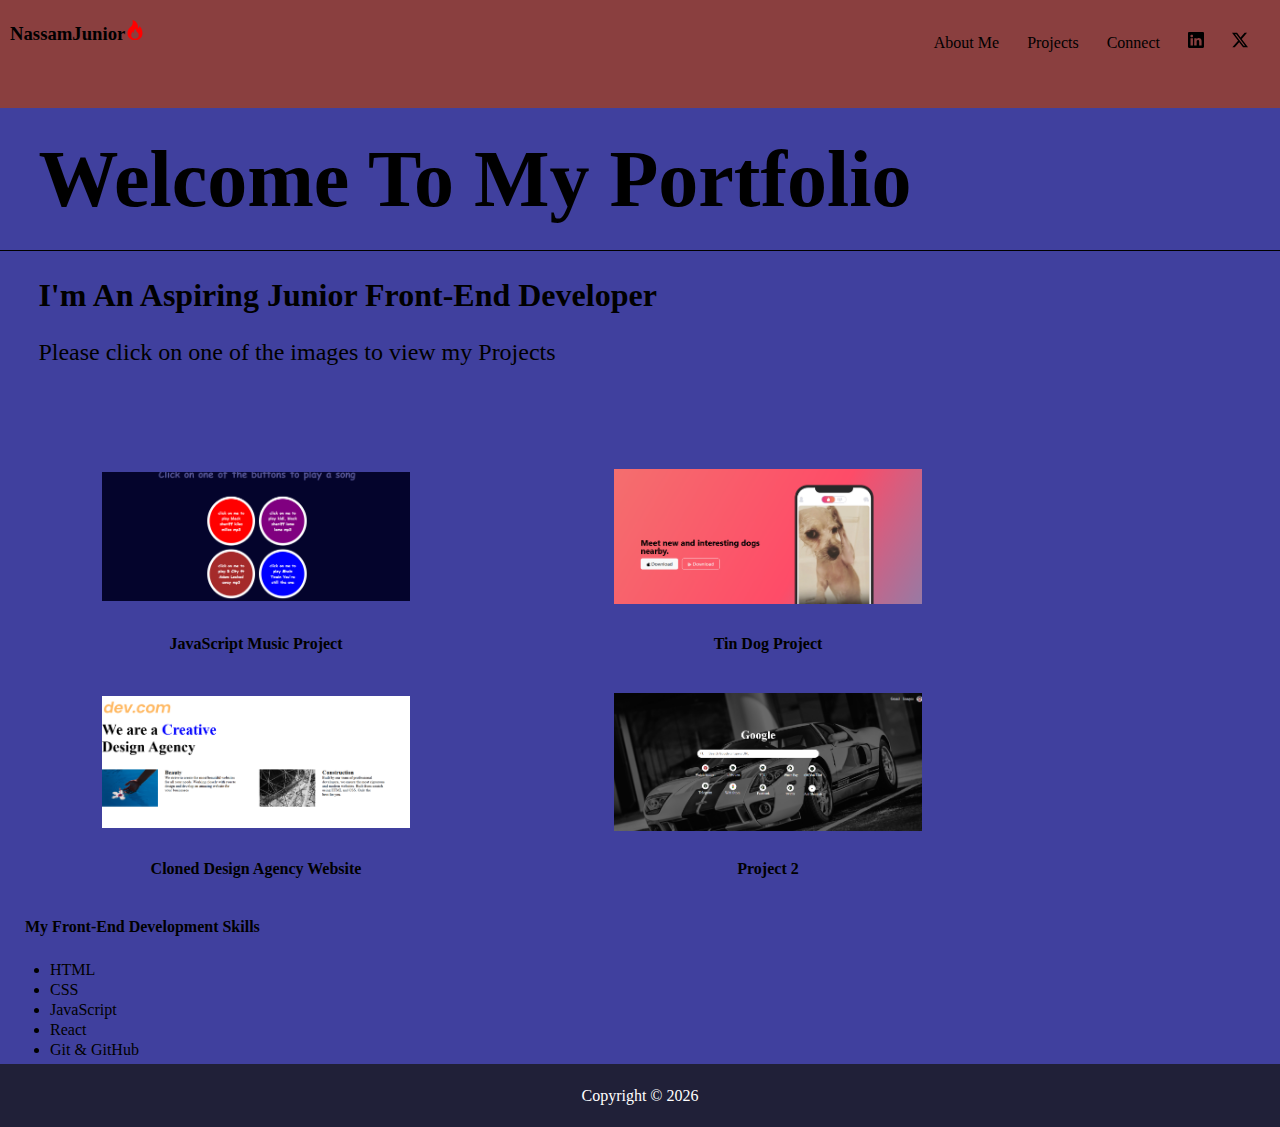
<file: Assets/index.html>
<!DOCTYPE html>
<html lang="en">
<head>
    <link rel="stylesheet" href="./CSS/style.css">
    <meta charset="UTF-8">
    <meta name="viewport" content="width=device-width, initial-scale=1.0">
    <title>My Portfolio Mebsite</title>
</head>
<body>
    <nav>
        <h3>NassamJunior<svg  xmlns="http://www.w3.org/2000/svg" width="20" height="20" fill="currentColor" class="bi bi-fire" viewBox="0 0 16 16">
            <path d="M8 16c3.314 0 6-2 6-5.5 0-1.5-.5-4-2.5-6 .25 1.5-1.25 2-1.25 2C11 4 9 .5 6 0c.357 2 .5 4-2 6-1.25 1-2 2.729-2 4.5C2 14 4.686 16 8 16m0-1c-1.657 0-3-1-3-2.75 0-.75.25-2 1.25-3C6.125 10 7 10.5 7 10.5c-.375-1.25.5-3.25 2-3.5-.179 1-.25 2 1 3 .625.5 1 1.364 1 2.25C11 14 9.657 15 8 15" class="flame"/>
          </svg></h3>
        <ul>
            <li><a href="./About.html">About Me</a></li>
            <li><a href="./Project.html">Projects</a></li>
            <li><a href="./Connect.html">Connect</a></li>
            <li><a href="https://www.linkedin.com/in/nassamjnr"><svg xmlns="http://www.w3.org/2000/svg" width="16" height="16" fill="currentColor" class="bi bi-linkedin" viewBox="0 0 16 16">
                <path d="M0 1.146C0 .513.526 0 1.175 0h13.65C15.474 0 16 .513 16 1.146v13.708c0 .633-.526 1.146-1.175 1.146H1.175C.526 16 0 15.487 0 14.854zm4.943 12.248V6.169H2.542v7.225zm-1.2-8.212c.837 0 1.358-.554 1.358-1.248-.015-.709-.52-1.248-1.342-1.248S2.4 3.226 2.4 3.934c0 .694.521 1.248 1.327 1.248zm4.908 8.212V9.359c0-.216.016-.432.08-.586.173-.431.568-.878 1.232-.878.869 0 1.216.662 1.216 1.634v3.865h2.401V9.25c0-2.22-1.184-3.252-2.764-3.252-1.274 0-1.845.7-2.165 1.193v.025h-.016l.016-.025V6.169h-2.4c.03.678 0 7.225 0 7.225z"/>
              </svg></a></li>
            <li><a href="https://x.com/JnrNassam"><svg xmlns="http://www.w3.org/2000/svg" width="16" height="16" fill="currentColor" class="bi bi-twitter-x" viewBox="0 0 16 16">
                <path d="M12.6.75h2.454l-5.36 6.142L16 15.25h-4.937l-3.867-5.07-4.425 5.07H.316l5.733-6.57L0 .75h5.063l3.495 4.633L12.601.75Zm-.86 13.028h1.36L4.323 2.145H2.865z"/>
              </svg></a></li>
        </ul>
    </nav>
    <div>
        <h2>Welcome To My Portfolio</h2>
        <hr />
        <h4>I'm An Aspiring Junior Front-End Developer</h4>
    </div>
    <p>Please click on one of the images to view my Projects</p>
    <div class="container">
    <div class="item">
        <a href="../Public/JavaScript Music/index.html"><img src="./Images/java.png"  alt=""></a>
        <h6>JavaScript Music Project</h6>
    </div>
    <div class="item">
        <a href="../Public/11.3 TinDog Project/index.html"><img src="./Images/TinDog.png" ></a>
        <h6>Tin Dog Project</h6>
    </div>
    <div class="item">
        <a href="../Public/Design Agency/index.html"><img src="./Images/Design.png" ></a>
        <h6>Cloned Design Agency Website</h6>
    </div>
    <div class="item">
        <a href=""><img src="./Images/google chrome.png" alt=""></a>
        <h6>Project 2</h6>
    </div>
    </div>
    <div>
        <h1 class="text">My Front-End Development Skills</h1>
        <ul class="list">
            <li>HTML</li>
            <li>CSS</li>
            <li>JavaScript</li>
            <li>React</li>
            <li>Git & GitHub</li>
        </ul>
    </div>
    <footer class=" foot"></footer>
    <script src="./index.js"></script>
</body>
</html>
</file>
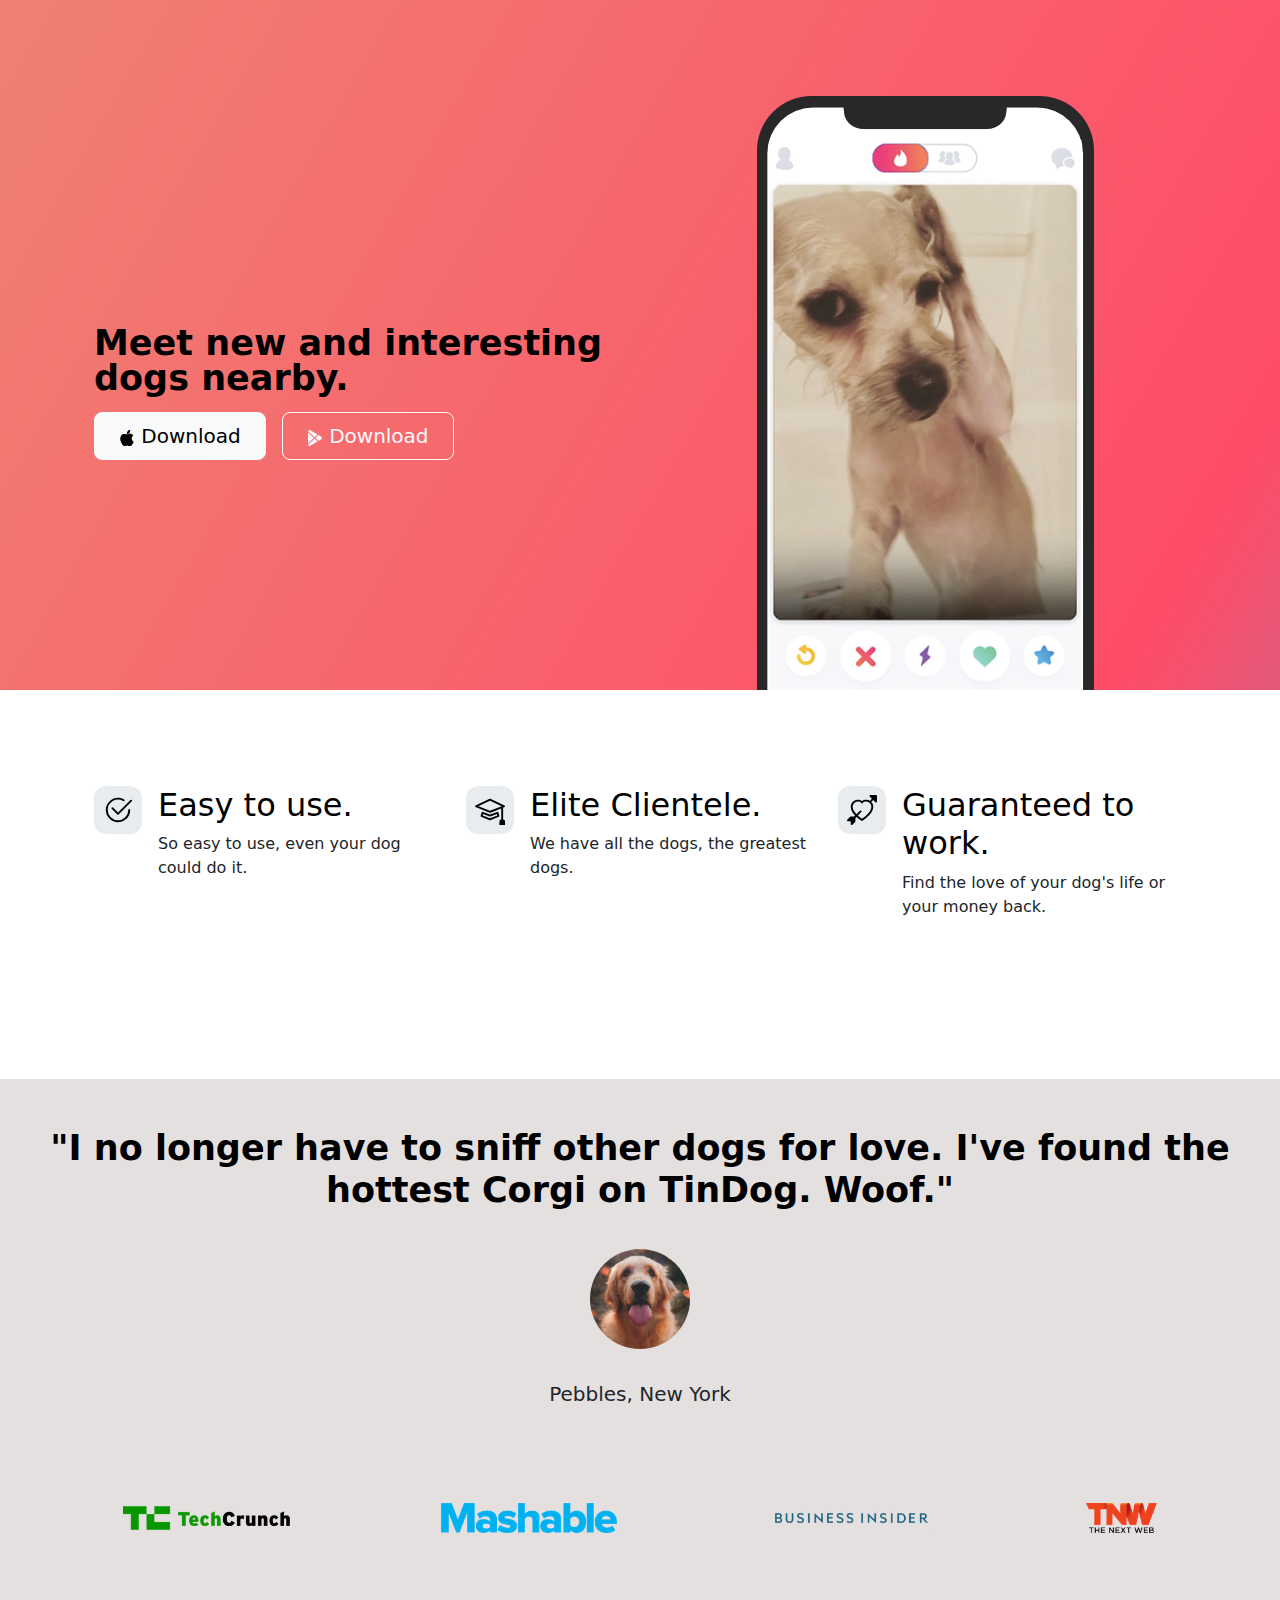
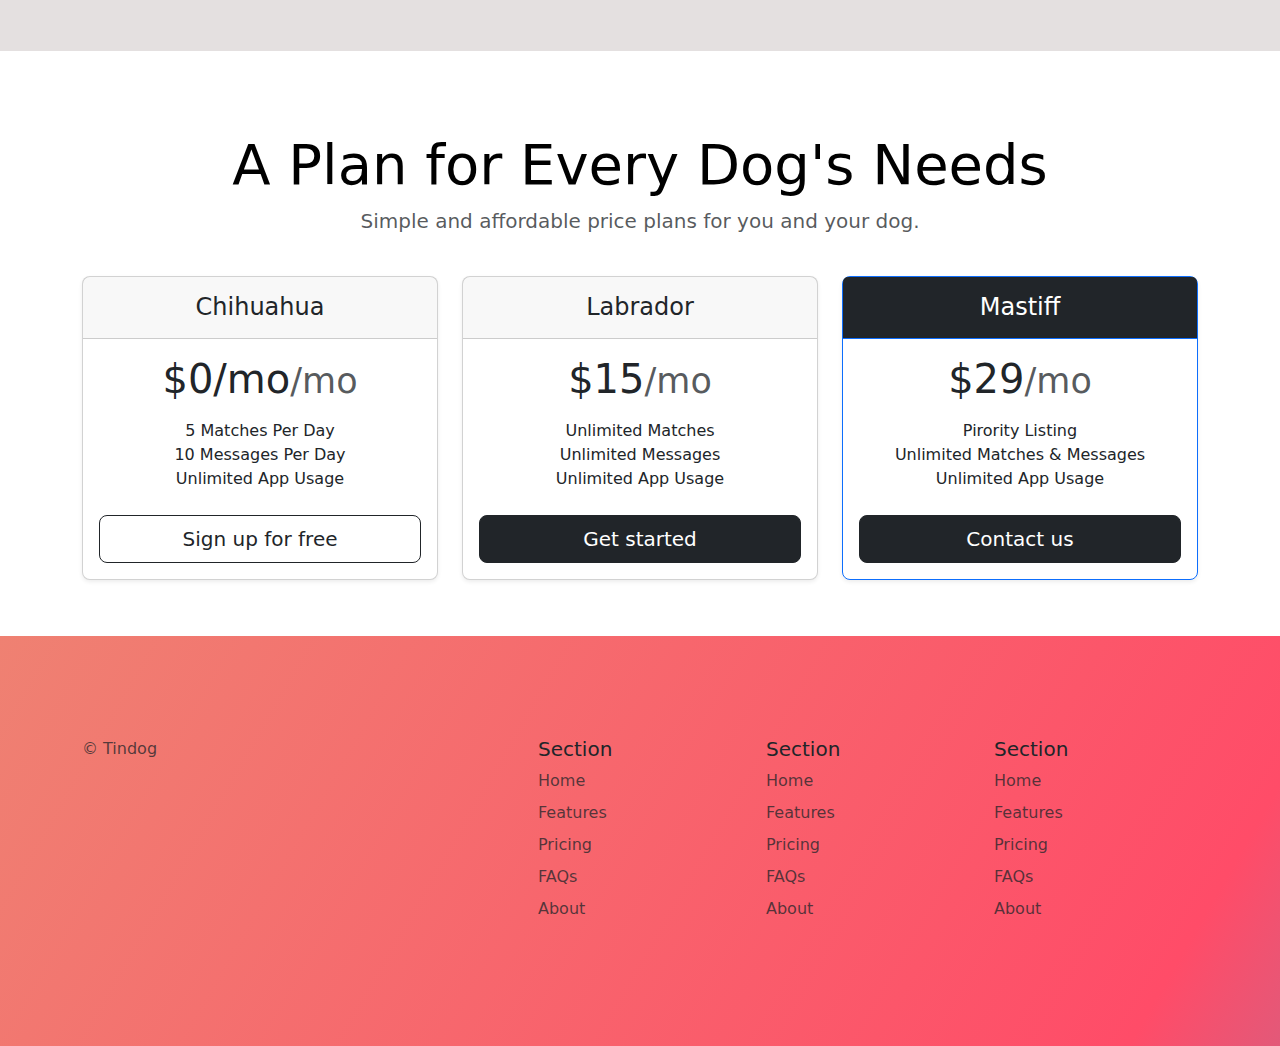
<file: Public/11.3 TinDog Project/index.html>
<!DOCTYPE html>
<html lang="en">

<head>
  <link href="https://cdn.jsdelivr.net/npm/bootstrap@5.3.3/dist/css/bootstrap.min.css" rel="stylesheet" integrity="sha384-QWTKZyjpPEjISv5WaRU9OFeRpok6YctnYmDr5pNlyT2bRjXh0JMhjY6hW+ALEwIH" crossorigin="anonymous">
  <meta charset="UTF-8">
  <meta name="viewport" content="width=device-width, initial-scale=1.0">
  <title>TinDog</title>
</head>
<style>
#title {
  background: linear-gradient(300deg, #00bfff, #ff4c68, #ef8172);
  background-size: 180% 180%;
  animation: gradient-animation 18s ease infinite;
  
}
@keyframes gradient-animation {
  0% {
    background-position: 0% 50%;
  }
  50% {
    background-position: 100% 50%;
  }
  100% {
    background-position: 0% 50%;
  }
}
.icon-square {
  width: 3rem;
  height: 3rem;
  border-radius: .75rem;
}
.display-5{
  font-size: 35px;
}
.dog{
  border-radius: 50%;
  margin: 30px;
}
.text{
  padding: 10px;
  font-size: 1.5em;
}
.image-1{
  margin: 70px;
}
#testimonial{
  background-color: rgb(228, 224, 224);
}
#footer{
  padding: 5px;
  background: linear-gradient(300deg, #00bfff, #ff4c68, #ef8172);
  background-size: 180% 180%;
  animation: gradient-animation 18s ease infinite;
  
}

</style>
<body>

  <!-- Title -->
  <section id="title"> 
<div class="container col-xxl-8 px-4 pt-5">
    <div class="row flex-lg-row-reverse align-items-center g-5 pt-5">
      <div class="col-10 col-sm-8 col-lg-6">
      <img src="./images/iphone.png" class="d-block mx-lg-auto img-fluid" alt="Bootstrap Themes"  height="100" loading="lazy">
      </div>
      <div class="col-lg-6">
        <h1 class="display-5 fw-bold text-body-emphasis lh-1 mb-3">Meet new and interesting dogs nearby.</h1>
        <div class="d-grid gap-2 d-md-flex justify-content-md-start">
          <button type="button" class="btn btn-light btn-lg px-4 me-md-2" fdprocessedid="kgrrzj"><svg xmlns="http://www.w3.org/2000/svg" width="16" height="16" fill="currentColor" class="bi bi-apple" viewBox="0 0 16 16">
            <path d="M11.182.008C11.148-.03 9.923.023 8.857 1.18c-1.066 1.156-.902 2.482-.878 2.516s1.52.087 2.475-1.258.762-2.391.728-2.43m3.314 11.733c-.048-.096-2.325-1.234-2.113-3.422s1.675-2.789 1.698-2.854-.597-.79-1.254-1.157a3.7 3.7 0 0 0-1.563-.434c-.108-.003-.483-.095-1.254.116-.508.139-1.653.589-1.968.607-.316.018-1.256-.522-2.267-.665-.647-.125-1.333.131-1.824.328-.49.196-1.422.754-2.074 2.237-.652 1.482-.311 3.83-.067 4.56s.625 1.924 1.273 2.796c.576.984 1.34 1.667 1.659 1.899s1.219.386 1.843.067c.502-.308 1.408-.485 1.766-.472.357.013 1.061.154 1.782.539.571.197 1.111.115 1.652-.105.541-.221 1.324-1.059 2.238-2.758q.52-1.185.473-1.282"/>
            <path d="M11.182.008C11.148-.03 9.923.023 8.857 1.18c-1.066 1.156-.902 2.482-.878 2.516s1.52.087 2.475-1.258.762-2.391.728-2.43m3.314 11.733c-.048-.096-2.325-1.234-2.113-3.422s1.675-2.789 1.698-2.854-.597-.79-1.254-1.157a3.7 3.7 0 0 0-1.563-.434c-.108-.003-.483-.095-1.254.116-.508.139-1.653.589-1.968.607-.316.018-1.256-.522-2.267-.665-.647-.125-1.333.131-1.824.328-.49.196-1.422.754-2.074 2.237-.652 1.482-.311 3.83-.067 4.56s.625 1.924 1.273 2.796c.576.984 1.34 1.667 1.659 1.899s1.219.386 1.843.067c.502-.308 1.408-.485 1.766-.472.357.013 1.061.154 1.782.539.571.197 1.111.115 1.652-.105.541-.221 1.324-1.059 2.238-2.758q.52-1.185.473-1.282"/>
          </svg> Download</button>
          <button type="button" class="btn btn-outline-light btn-lg px-4" fdprocessedid="jfcioh"><svg xmlns="http://www.w3.org/2000/svg" width="16" height="16" fill="currentColor" class="bi bi-google-play" viewBox="0 0 16 16">
            <path d="M14.222 9.374c1.037-.61 1.037-2.137 0-2.748L11.528 5.04 8.32 8l3.207 2.96zm-3.595 2.116L7.583 8.68 1.03 14.73c.201 1.029 1.36 1.61 2.303 1.055zM1 13.396V2.603L6.846 8zM1.03 1.27l6.553 6.05 3.044-2.81L3.333.215C2.39-.341 1.231.24 1.03 1.27"/>
          </svg> Download</button>
        </div>
      </div>
    </div>
  </div>
  </section>
  <!-- Features -->
  <section id="features">
    <div class="container px-4 py-5" id="hanging-icons">
      
      <div class="row g-4 py-5 row-cols-1 row-cols-lg-3">
        <div class="col d-flex align-items-start">
          <div class="icon-square text-body-emphasis bg-body-secondary d-inline-flex align-items-center justify-content-center fs-4 flex-shrink-0 me-3">
            <svg xmlns="http://www.w3.org/2000/svg" height="30" fill="currentColor" class="bi bi-check2-circle"
              viewBox="0 0 16 16">
<path
                d="M2.5 8a5.5 5.5 0 0 1 8.25-4.764.5.5 0 0 0 .5-.866A6.5 6.5 0 1 0 14.5 8a.5.5 0 0 0-1 0 5.5 5.5 0 1 1-11 0z" />
<path
                d="M15.354 3.354a.5.5 0 0 0-.708-.708L8 9.293 5.354 6.646a.5.5 0 1 0-.708.708l3 3a.5.5 0 0 0 .708 0l7-7z" />
</svg>
          </div>
          <div>
            <h3 class="fs-2 text-body-emphasis">Easy to use.</h3>
            <p>So easy to use, even your dog could do it.</p>
           
          </div>
        </div>
        <div class="col d-flex align-items-start">
          <div class="icon-square text-body-emphasis bg-body-secondary d-inline-flex align-items-center justify-content-center fs-4 flex-shrink-0 me-3">
            <svg xmlns="http://www.w3.org/2000/svg" height="30" fill="currentColor" class="bi bi-mortarboard" viewBox="0 0 16 16">
              <path d="M8.211 2.047a.5.5 0 0 0-.422 0l-7.5 3.5a.5.5 0 0 0 .025.917l7.5 3a.5.5 0 0 0 .372 0L14 7.14V13a1 1 0 0 0-1 1v2h3v-2a1 1 0 0 0-1-1V6.739l.686-.275a.5.5 0 0 0 .025-.917l-7.5-3.5ZM8 8.46 1.758 5.965 8 3.052l6.242 2.913L8 8.46Z"/>
              <path d="M4.176 9.032a.5.5 0 0 0-.656.327l-.5 1.7a.5.5 0 0 0 .294.605l4.5 1.8a.5.5 0 0 0 .372 0l4.5-1.8a.5.5 0 0 0 .294-.605l-.5-1.7a.5.5 0 0 0-.656-.327L8 10.466 4.176 9.032Zm-.068 1.873.22-.748 3.496 1.311a.5.5 0 0 0 .352 0l3.496-1.311.22.748L8 12.46l-3.892-1.556Z"/>
              </svg>
          </div>
          <div>
            <h3 class="fs-2 text-body-emphasis">Elite Clientele.</h3>
            <p>We have all the dogs, the greatest dogs.</p>
          
          </div>
        </div>
        <div class="col d-flex align-items-start">
          <div class="icon-square text-body-emphasis bg-body-secondary d-inline-flex align-items-center justify-content-center fs-4 flex-shrink-0 me-3">
            <svg xmlns="http://www.w3.org/2000/svg" height="30" fill="currentColor" class="bi bi-arrow-through-heart"
              viewBox="0 0 16 16">
            <path fill-rule="evenodd"
                d="M2.854 15.854A.5.5 0 0 1 2 15.5V14H.5a.5.5 0 0 1-.354-.854l1.5-1.5A.5.5 0 0 1 2 11.5h1.793l.53-.53c-.771-.802-1.328-1.58-1.704-2.32-.798-1.575-.775-2.996-.213-4.092C3.426 2.565 6.18 1.809 8 3.233c1.25-.98 2.944-.928 4.212-.152L13.292 2 12.147.854A.5.5 0 0 1 12.5 0h3a.5.5 0 0 1 .5.5v3a.5.5 0 0 1-.854.354L14 2.707l-1.006 1.006c.236.248.44.531.6.845.562 1.096.585 2.517-.213 4.092-.793 1.563-2.395 3.288-5.105 5.08L8 13.912l-.276-.182a21.86 21.86 0 0 1-2.685-2.062l-.539.54V14a.5.5 0 0 1-.146.354l-1.5 1.5Zm2.893-4.894A20.419 20.419 0 0 0 8 12.71c2.456-1.666 3.827-3.207 4.489-4.512.679-1.34.607-2.42.215-3.185-.817-1.595-3.087-2.054-4.346-.761L8 4.62l-.358-.368c-1.259-1.293-3.53-.834-4.346.761-.392.766-.464 1.845.215 3.185.323.636.815 1.33 1.519 2.065l1.866-1.867a.5.5 0 1 1 .708.708L5.747 10.96Z" />
            </svg>
          </div>
          <div>
            <h3 class="fs-2 text-body-emphasis">Guaranteed to work.</h3>
            <p>Find the love of your dog's life or your money back.</p>
           
          </div>
        </div>
      </div>
    </div>

  </section>
  <!-- Testimonial -->
  <section id="testimonial">
    <div class="px-4 py-5 my-5 text-center">
      <h1 class="display-5 fw-bold text-body-emphasis">"I no longer have to sniff other dogs for love. I've found the hottest Corgi on TinDog. Woof."</h1>
      <img src="./images/dog-img.jpg" class="dog" alt="dog in a box" height="100">
      <div class="col-lg-6 mx-auto">
        <p class="lead mb-4">Pebbles, New York</p>
        <div class="d-grid gap-2 d-sm-flex justify-content-sm-center">
         <img src="./images/techcrunch.png" alt="" height="30" class="image-1">
         <img src="./images/mashable.png" alt="" height="30" class="image-1">
         <img src="./images/bizinsider.png" alt="" height="30" class="image-1">
         <img src="./images/tnw.png" alt="" height="30" class="image-1"
        </div>
      </div>
    </div>

  </section>
  <!-- Pricing -->
  <section id="pricing">
    <div class="container py-3">
      <header>
        
    
        <div class="pricing-header p-3 pb-md-4 mx-auto text-center">
          <h1 class="display-4 fw-normal text-body-emphasis">A Plan for Every Dog's Needs</h1>
          <p class="fs-5 text-body-secondary">Simple and affordable price plans for you and your dog.</p>
        </div>
      </header>
    
      <main>
        <div class="row row-cols-1 row-cols-md-3 mb-3 text-center">
          <div class="col">
            <div class="card mb-4 rounded-3 shadow-sm">
              <div class="card-header py-3">
                <h4 class="my-0 fw-normal">Chihuahua</h4>
              </div>
              <div class="card-body">
                <h1 class="card-title pricing-card-title">$0/mo<small class="text-body-secondary fw-light">/mo</small></h1>
                <ul class="list-unstyled mt-3 mb-4">
                  <li>5 Matches Per Day</li>
                  <li>10 Messages Per Day</li>
                  <li>Unlimited App Usage
                  </li>
                </ul>
                <button type="button" class="w-100 btn btn-lg btn-outline-dark">Sign up for free</button>
              </div>
            </div>
          </div>
          <div class="col">
            <div class="card mb-4 rounded-3 shadow-sm">
              <div class="card-header py-3">
                <h4 class="my-0 fw-normal">Labrador</h4>
              </div>
              <div class="card-body">
                <h1 class="card-title pricing-card-title">$15<small class="text-body-secondary fw-light">/mo</small></h1>
                <ul class="list-unstyled mt-3 mb-4">
                  <li>Unlimited Matches</li>
                  <li>Unlimited Messages</li>
                  <li>Unlimited App Usage</li>
                 
                </ul>
                <button type="button" class="w-100 btn btn-lg btn-dark">Get started</button>
              </div>
            </div>
          </div>
          <div class="col">
            <div class="card mb-4 rounded-3 shadow-sm border-primary">
              <div class="card-header py-3 text-bg-dark border-primary">
                <h4 class="my-0 fw-normal">Mastiff</h4>
              </div>
              <div class="card-body">
                <h1 class="card-title pricing-card-title">$29<small class="text-body-secondary fw-light">/mo</small></h1>
                <ul class="list-unstyled mt-3 mb-4">
                  <li>Pirority Listing
                  </li>
                  <li>Unlimited Matches & Messages
                  </li>
                  <li>Unlimited App Usage
                  </li>
                  
                </ul>
                <button type="button" class="w-100 btn btn-lg btn-dark">Contact us</button>
              </div>
            </div>
          </div>
        </div>
        </div>
      </main>
    
    </div>
  </section>
  <!-- Footer -->
  <section id="footer">
    <div class="container">
      <footer class="row row-cols-1 row-cols-sm-2 row-cols-md-5 py-5 my-5 ">
        <div class="col mb-3">
         
          <p class="text-body-secondary">© Tindog</p>
        </div>
    
        <div class="col mb-3">
    
        </div>
    
        <div class="col mb-3">
          <h5>Section</h5>
          <ul class="nav flex-column">
            <li class="nav-item mb-2"><a href="#" class="nav-link p-0 text-body-secondary">Home</a></li>
            <li class="nav-item mb-2"><a href="#" class="nav-link p-0 text-body-secondary">Features</a></li>
            <li class="nav-item mb-2"><a href="#" class="nav-link p-0 text-body-secondary">Pricing</a></li>
            <li class="nav-item mb-2"><a href="#" class="nav-link p-0 text-body-secondary">FAQs</a></li>
            <li class="nav-item mb-2"><a href="#" class="nav-link p-0 text-body-secondary">About</a></li>
          </ul>
        </div>
    
        <div class="col mb-3">
          <h5>Section</h5>
          <ul class="nav flex-column">
            <li class="nav-item mb-2"><a href="#" class="nav-link p-0 text-body-secondary">Home</a></li>
            <li class="nav-item mb-2"><a href="#" class="nav-link p-0 text-body-secondary">Features</a></li>
            <li class="nav-item mb-2"><a href="#" class="nav-link p-0 text-body-secondary">Pricing</a></li>
            <li class="nav-item mb-2"><a href="#" class="nav-link p-0 text-body-secondary">FAQs</a></li>
            <li class="nav-item mb-2"><a href="#" class="nav-link p-0 text-body-secondary">About</a></li>
          </ul>
        </div>
    
        <div class="col mb-3">
          <h5>Section</h5>
          <ul class="nav flex-column">
            <li class="nav-item mb-2"><a href="#" class="nav-link p-0 text-body-secondary">Home</a></li>
            <li class="nav-item mb-2"><a href="#" class="nav-link p-0 text-body-secondary">Features</a></li>
            <li class="nav-item mb-2"><a href="#" class="nav-link p-0 text-body-secondary">Pricing</a></li>
            <li class="nav-item mb-2"><a href="#" class="nav-link p-0 text-body-secondary">FAQs</a></li>
            <li class="nav-item mb-2"><a href="#" class="nav-link p-0 text-body-secondary">About</a></li>
          </ul>
        </div>
      </footer>
    </div>
  </section>
</body>
<script src="https://cdn.jsdelivr.net/npm/bootstrap@5.3.3/dist/js/bootstrap.bundle.min.js" integrity="sha384-YvpcrYf0tY3lHB60NNkmXc5s9fDVZLESaAA55NDzOxhy9GkcIdslK1eN7N6jIeHz" crossorigin="anonymous"></script>
</html>
</file>
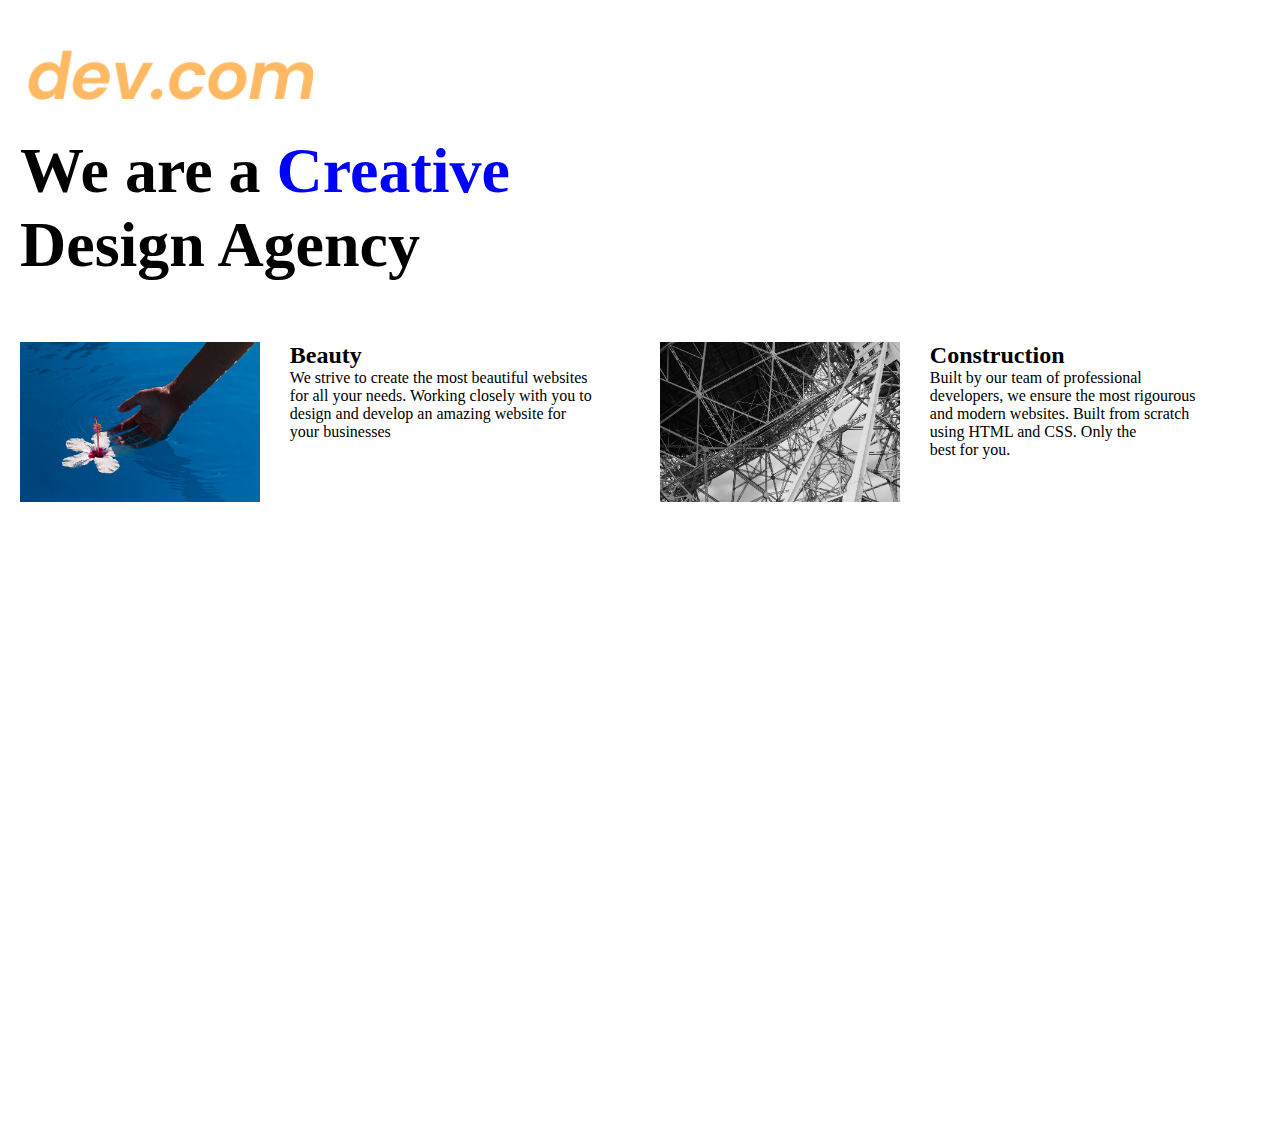
<file: Public/Design Agency/index.html>
<!DOCTYPE html>
<html lang="en">
<head>
    <link rel="stylesheet" href="./Assets/CSS/index.css">
    <meta charset="UTF-8">
    <meta name="viewport" content="width=device-width, initial-scale=1.0">
    <title>Design Agency</title>
</head>
<body>
<div class="div-1">
    <img src="./Assets/Images/logo.png" alt="logo" class ="logo">
    <h1>We are a <span class="Creative">Creative </span><br>
        Design Agency</h1>
</div>
<div class="main-div">
    <div class="left-container">
        <div class="img">
            <img src="./Assets/Images/beautiful.jpg" alt=""> 
        </div>
        <div class="p-text">
            <h2>Beauty</h2>
            <p>We strive to create the most beautiful websites <br>
               for all your needs. Working closely with you to <br>
               design and develop an amazing website for <br>
               your businesses</p>
        </div>
    </div>
    <div class="right-container">
        <div class="img">
            <img src="./Assets/Images/construction.jpg" alt="">
        </div>
        <div class="p-text">
            <h2>Construction</h2>
            <p>Built by our team of professional <br>
               developers, we ensure the most rigourous <br>
               and modern websites. Built from scratch <br>
               using HTML and CSS. Only the <br>
               best for you.</p>
        </div>
    </div>
</div>
</body>
</html>
</file>
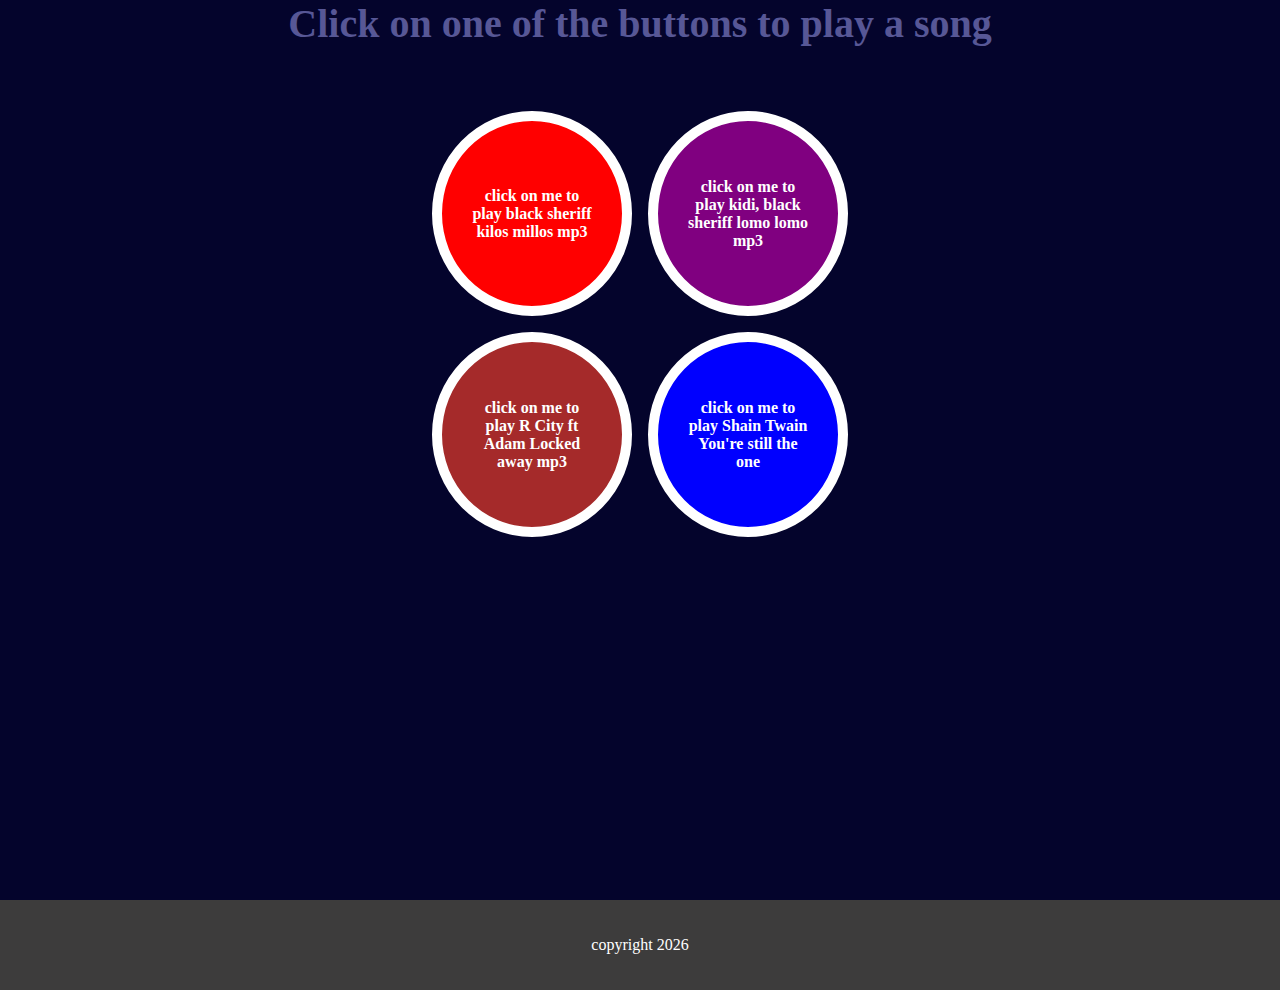
<file: Public/JavaScript Music/index.html>
<!DOCTYPE html>
<html lang="en">
<head>
    <link rel="stylesheet" href="./style.css">
    <meta charset="UTF-8">
    <meta name="viewport" content="width=device-width, initial-scale=1.0">
    <title>My Game</title>
    <link href="https://fonts.cdnfonts.com/css/m-plus-code-latin" rel="stylesheet">               
</head>
<body>
<section>
    <h1>Click on one of the buttons to play a song</h1>
    <div class="container">
        <button class="item color1">click on me to play black sheriff kilos millos mp3</button>
        <button class="item color2">click on me to play kidi, black sheriff lomo lomo mp3</button>
        <button class="item color3">click on me to play R City ft Adam Locked away mp3</button>
        <button class="item color4">click on me to play Shain Twain You're still the one</button>
    </div>
</section>
    <footer></footer>
    <script src="index.js"></script>
</body>
</html>
</file>
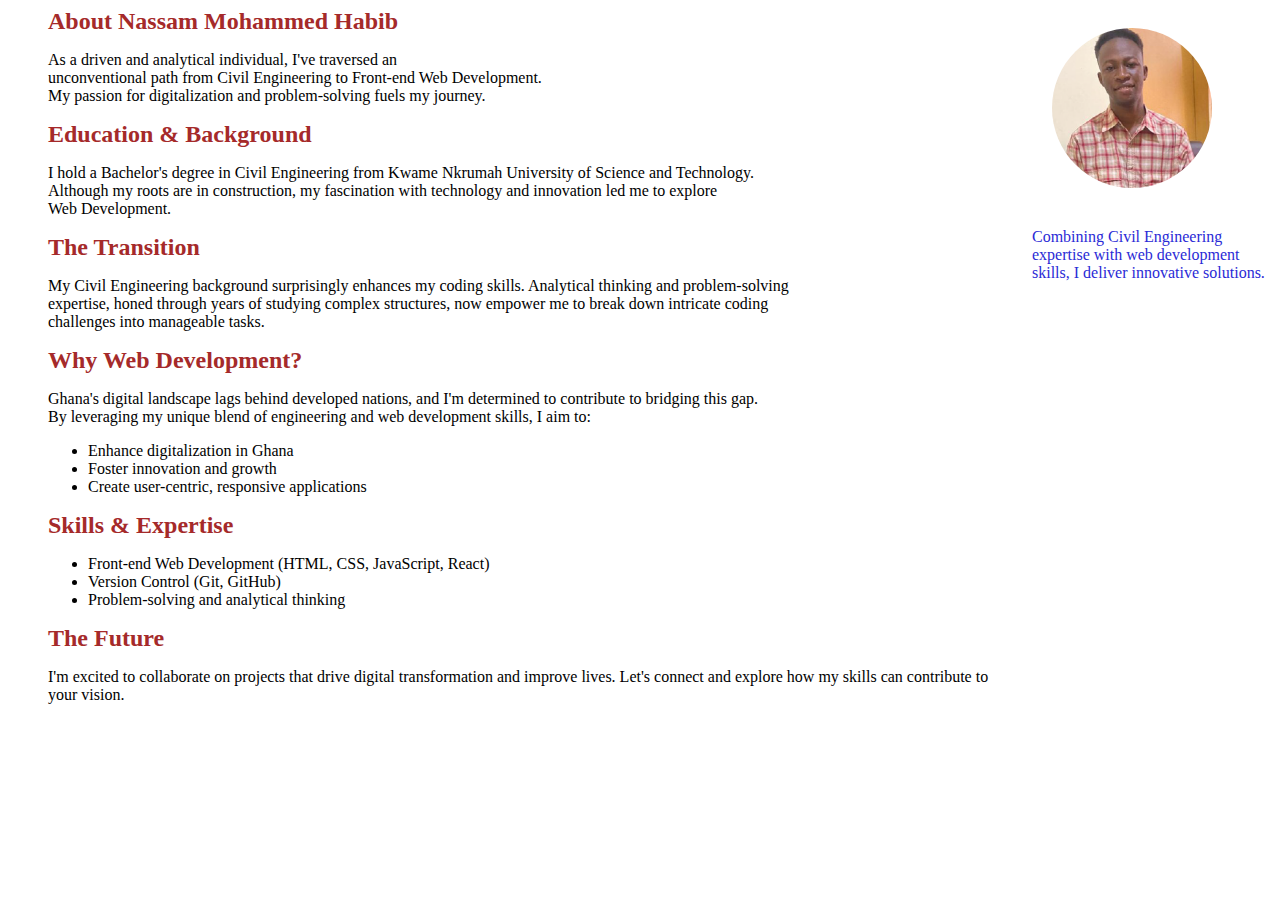
<file: Assets/About.html>
<!DOCTYPE html>
<html lang="en">
<head>
    <meta charset="UTF-8">
    <meta name="viewport" content="width=device-width, initial-scale=1.0">
    <title>About</title>
    <style>
        h2{
            font-family: cursive;
            color: brown;
            padding: 0;
            margin: 0;
            margin-left: 40px;
        }
        p{
            font-family: cursive;
            margin-left: 40px;
        }
        ul li{
            font-family: cursive;
            margin-left: 40px;
        }
        .container{
            display: flex;
        }
        .item1{
            flex-basis: 80%;
        }
        .item{
            flex-basis: 20%;
        }
        img{
            width: 160px;
            height: 160px;
            border-radius: 50%;
            margin: 20px 60px;
           
        }
        .text{
            color: rgb(42, 42, 214);
            
        }
        @media(max-width: 768px){
            .container{
            display: block;
        }
        img{
                width: 160px;
                height: 160px;
                margin: 0 40px;

            }
        }
        @media(min-width: 769px) and (max-width: 1024px){
            img{
                width: 160px;
                height: 160px;
                

            }
        

        }
    </style>
</head>
<body>
<div>
    <div class="container">
        <div class="item1">
            <h2>About Nassam Mohammed Habib</h2>
            <p>As a driven and analytical individual, I've traversed an <br>
                unconventional path from Civil Engineering to Front-end Web Development. <br>
                My passion for digitalization and problem-solving fuels my journey.</p>
            <h2>Education & Background</h2>
            <p>I hold a Bachelor's degree in Civil Engineering from Kwame Nkrumah University of Science and Technology. <br>
                 Although my roots are in construction, my fascination with technology and innovation led me to explore <br>
                 Web Development.</p>
            <h2>The Transition</h2>
            <p>
             My Civil Engineering background surprisingly enhances my coding skills. Analytical thinking and problem-solving <br>
             expertise, honed through years of studying complex structures, now empower me to break down intricate coding <br>
             challenges into manageable tasks.</p>
            <h2>Why Web Development?</h2>
            <p>Ghana's digital landscape lags behind developed nations, and I'm determined to contribute to bridging this gap. <br>
                By leveraging my unique blend of engineering and web development skills, I aim to:</p>
            <ul>
                <li>Enhance digitalization in Ghana</li>
                <li>Foster innovation and growth</li>
                <li>Create user-centric, responsive applications</li>
            </ul>
            <h2>Skills & Expertise</h2>
            <ul>
                <li>Front-end Web Development (HTML, CSS, JavaScript, React)</li>
                <li>Version Control (Git, GitHub)</li>
                <li>Problem-solving and analytical thinking</li>
            </ul>
            <h2>The Future</h2>
            <p>I'm excited to collaborate on projects that drive digital transformation and improve lives. Let's connect and explore how my skills can contribute to your vision.</p>
        </div>
        <div class="">
         <img src="./Images/nassamjnr.png" alt="">
         <p class="text"> Combining Civil Engineering <br>
            expertise with web development <br>
            skills, I deliver innovative solutions.</p>
        </div>
    </div>
</div>
</body>
</html>
</file>
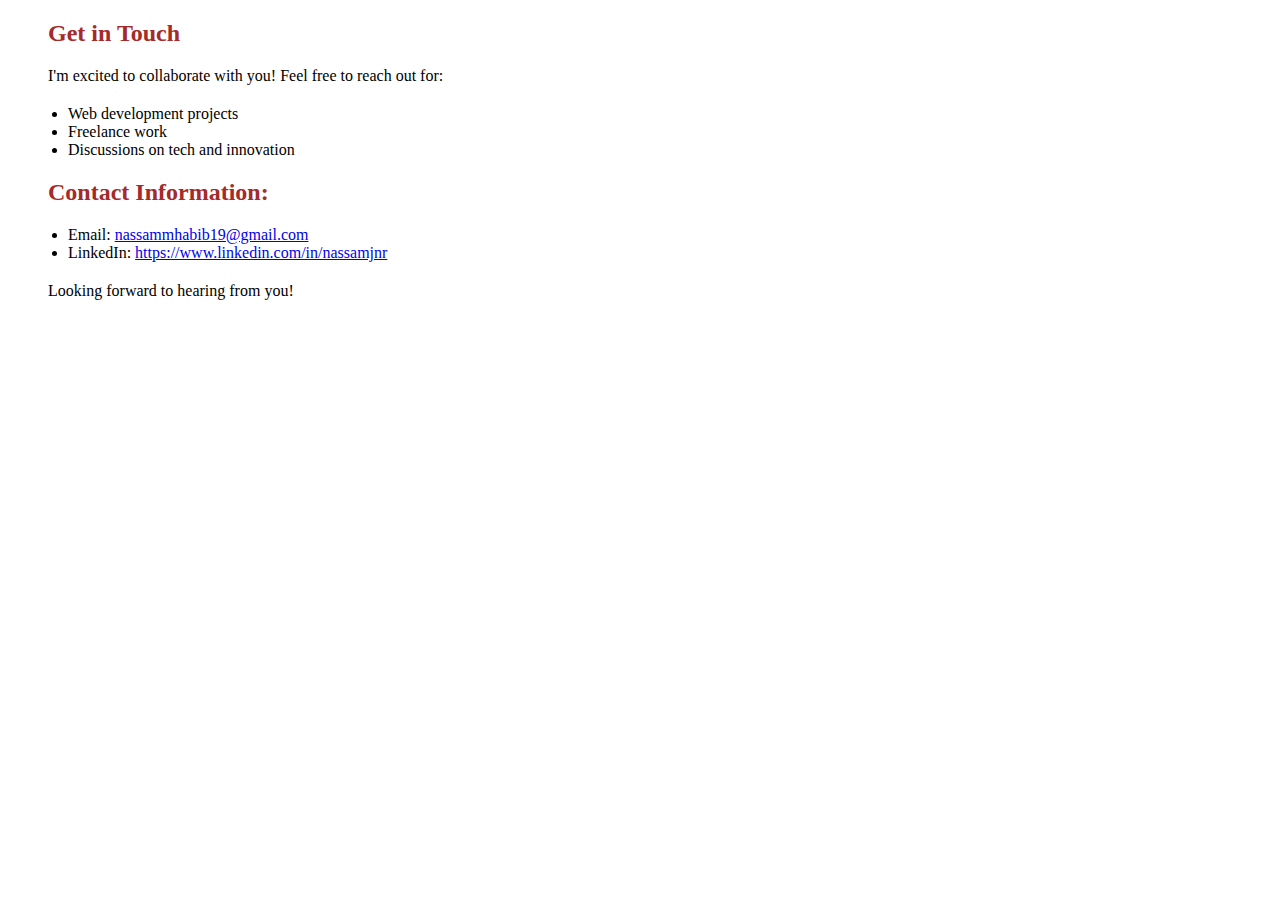
<file: Assets/Connect.html>
<!DOCTYPE html>
<html lang="en">
<head>
    <meta charset="UTF-8">
    <meta name="viewport" content="width=device-width, initial-scale=1.0">
    <title>Connect With Me</title>
</head>
<style>
    h2{
        color: brown;
        font-family: cursive;
        margin: 20px 40px;
    }

    p{
        font-family: cursive;
        margin: 20px 40px;

    }
    ul li{
        font-family: cursive;
        margin-left: 20px;

    }
    .list li{
        cursor: pointer;
    }
</style>
<body>
    <h2>Get in Touch</h2>
    <p>I'm excited to collaborate with you! Feel free to reach out for:</p>
    <ul>
        <li>Web development projects</li>
        <li>Freelance work</li>
        <li>Discussions on tech and innovation</li>
    </ul>
    <h2>Contact Information:</h2>
    <ul class="list">
        <li>Email: <a href="https://nassammhabib19@gmail.com">nassammhabib19@gmail.com</a></li>
        <li>LinkedIn: <a href="https://www.linkedin.com/in/nassamjnr">https://www.linkedin.com/in/nassamjnr</a></li>
    </ul>
    <p>Looking forward to hearing from you!</p>
</body>
</html>
</file>
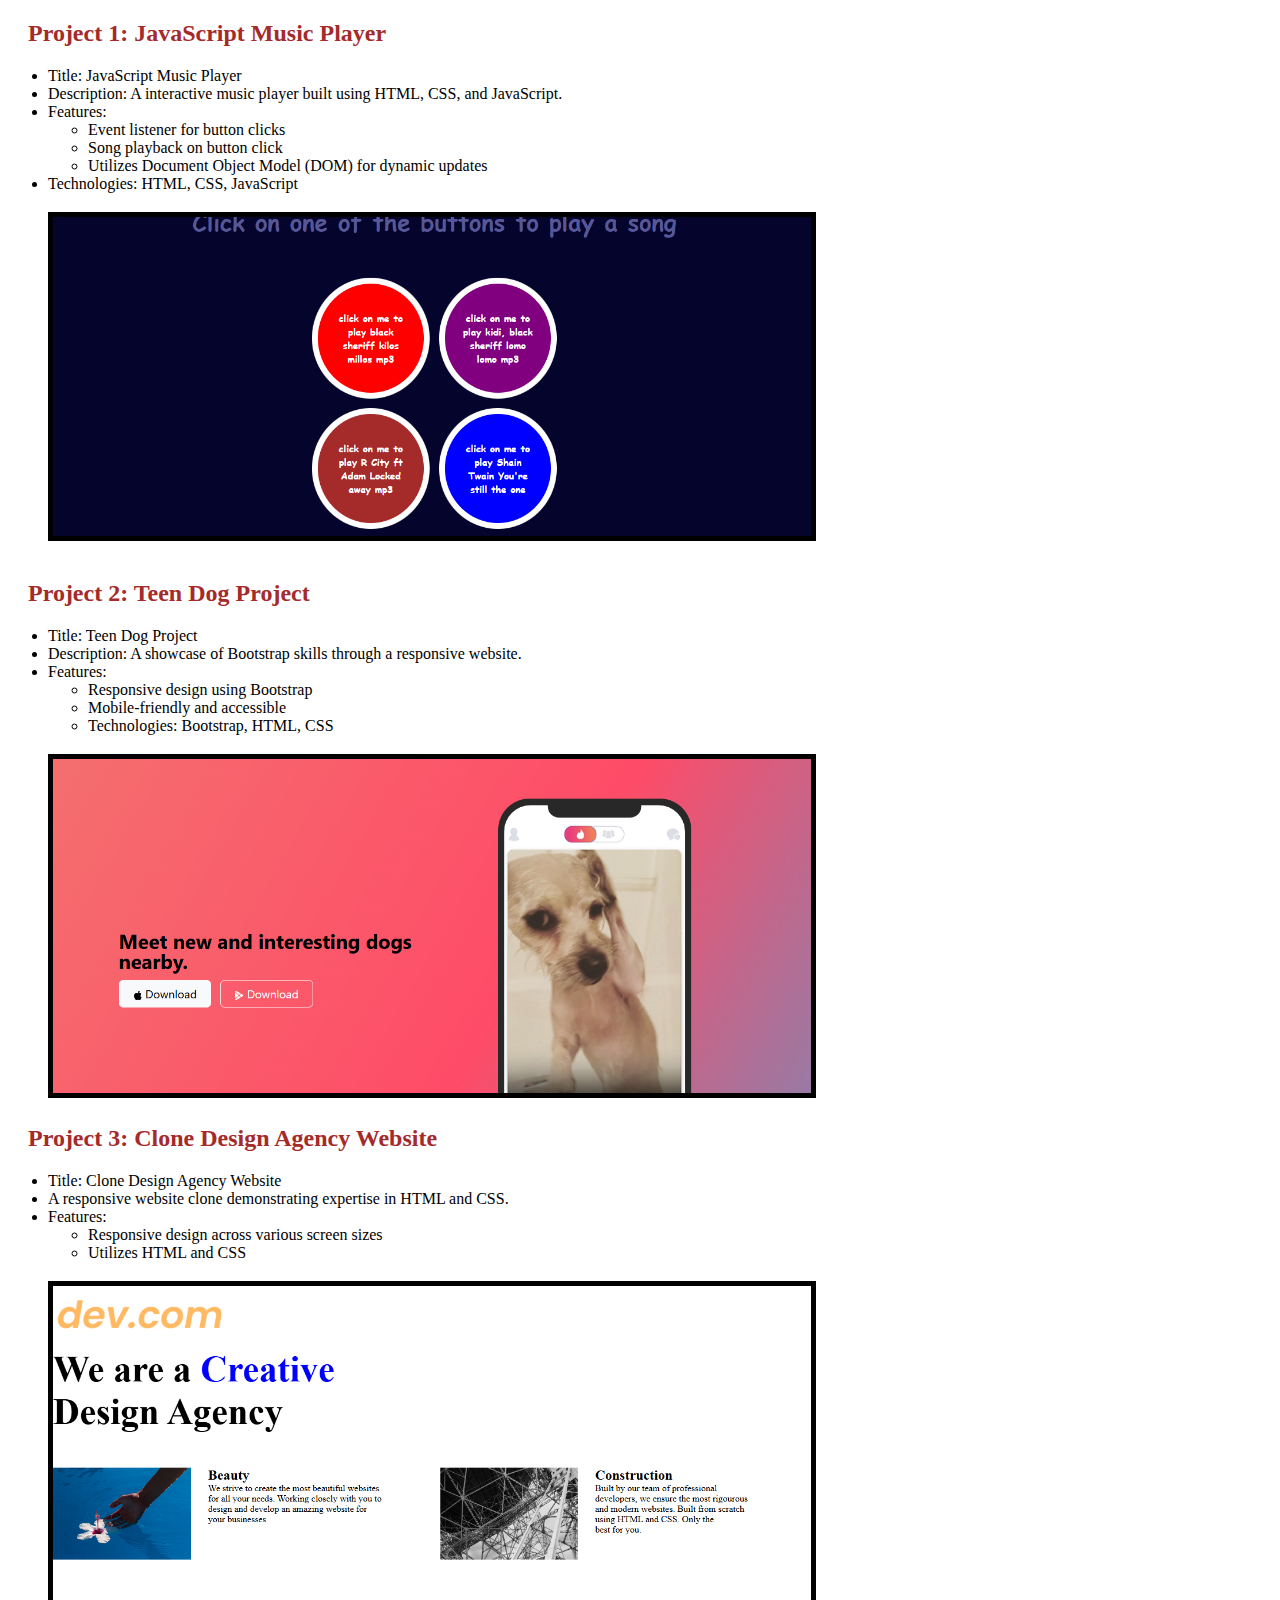
<file: Assets/Project.html>
<!DOCTYPE html>
<html lang="en">
<head>
    <meta charset="UTF-8">
    <meta name="viewport" content="width=device-width, initial-scale=1.0">
    <title>Projects</title>
</head>
<style>
    .container1{
        width: 100%;
        min-height: 60vh;
        
    }
    h2{
        color: brown;
        font-family: cursive;
        margin: 20px;
    }
    img{
        margin: 3px 40px;
        width: 60%;
        border: 5px solid black;
    }
    ul li{
        font-family: cursive;
    }
    @media(max-width: 508px){
        h2{
            font-size: 16px;
        }
        ul li{
            font-size: 13px;
        }
    }
</style>
<body>
<div class="container1">
    <h2>Project 1: JavaScript Music Player</h2>
    <ul>
        <li>Title: JavaScript Music Player</li>
        <li>Description: A interactive music player built using HTML, CSS, and JavaScript.</li>
        <li>Features:</li>
        <ul>
            <li>Event listener for button clicks</li>
            <li>Song playback on button click</li>
            <li>Utilizes Document Object Model (DOM) for dynamic updates</li>
        </ul>
        <li>Technologies: HTML, CSS, JavaScript</li>
    </ul>
    <img src="./Images/java.png"  alt="">
</div>
<div class="container2">
<h2>Project 2: Teen Dog Project</h2>
<ul>
    <li>Title: Teen Dog Project</li>
    <li>Description: A showcase of Bootstrap skills through a responsive website.</li>
    <li>Features:</li>
    <ul>
        <li>Responsive design using Bootstrap</li>
        <li>Mobile-friendly and accessible</li>
        <li>Technologies: Bootstrap, HTML, CSS</li>   
    </ul>
</ul>
<img src="./Images/TinDog.png" alt="">
</div>
<div class="container3">
    <h2>Project 3: Clone Design Agency Website</h2>
    <ul>
        <li>Title: Clone Design Agency Website</li>
        <li>A responsive website clone demonstrating expertise in HTML and CSS.</li>
        <li>Features:</li>
        <ul>
            <li>Responsive design across various screen sizes</li>
            <li>Utilizes HTML and CSS</li>
        </ul>
    </ul>
<img src="./Images/Design.png" alt="">
</div>
</body>
</html>
</file>
<file: Assets/CSS/style.css>
*{
    margin: 0;
    padding: 0;
}
body{
    background-color: rgb(64, 64, 158);
    overflow-x: hidden;
}

h1{
    font-size: 1rem;
}
nav ul li a{
    font-family: cursive;
    text-decoration: none;
    padding: 12px;
    color: black;
}
nav ul li a:hover{
    color: brown;
    text-decoration: underline;
}
h3{ font-family: cursive;
    margin: 10px;
    

}
hr{
    border: none;
    border-top: 1px solid black;
}

.container{
    margin-top: 6%;
    width: auto;
    min-height: 50vh;
    text-align: center;
    
    
}

h2,h4, p{
    margin: 2% 3%;
    font-family: cursive;
}

footer{
    margin-top: 5px;
    width: 100%;
    height: 7vh;
    background-color: rgb(32, 32, 56);
}
.text{
    margin: 25px;
    font-family: cursive;
    
}
.list li{
    margin: 2px 50px;
    font-family: cursive;
}

footer{
    color: white;
    display: flex;
    justify-content: center;
    align-items: center;
    font-family: cursive;
    
}
.flame{
    color: red;
   
}
img{
    width: 70%;
    height: 70%;
    object-fit: contain;
    margin: 20px;
    transition: 1s;
}
img:hover{
    transform: scale(1.1);
}
h6{
  font-size: 1rem;
  font-family: cursive;
}

@media(min-width: 768px) and (max-width: 1200px){

.container{
    display: grid;
    grid-template-columns: 1fr 1fr;
    grid-template-rows: 1fr 1fr;
    width: 80%;
    margin: 0 auto;
}
 img{
    width: 60%;
    height: 70%;
    margin: 15px;
    
 }

 h2,h4, p{
    
    margin: 15px 20px;
}
h2{
    font-size: 3rem;
    font-family: cursive;
 }
 h4{
    font-size: 1.5rem;
    font-family: cursive;
 }
 p{
    font-size: 1rem;
    font-family: cursive;
 }

}
@media(min-width: 1200px){
    .container{
        display: grid;
        grid-template-columns: 1fr 1fr;
        grid-template-rows: 1fr 1fr;
        width: 80%;
     }
     img{
        width: 60%;
        height: 70%;
        margin: 15px;
        
       
     }
     h2{
        font-size: 5rem;
        font-family: cursive;
     }
     h4{
        font-size: 2rem;
        font-family: cursive;
        
     }

     p{
        font-size: 1.5rem;
        font-family: cursive;
     }
}
@media(min-width: 768px) and (max-width: 1800px){
    nav{
        width: 100%;
        height: 12vh;
        background-color: rgb(138, 63, 63);
        
    }
    nav ul{
        float: right;
        margin-right: 20px;
        
    }
    nav ul li{
        display: inline-block;
        margin-top: 7px;
        
    }
    nav ul li a:hover{
        color: white;
        text-decoration: underline;

    }
    h3{
        padding: 0;
        margin: 0;
        position: relative;
        top: 20px;
        left: 10px;
    }
}
</file>
<file: Public/Design Agency/Assets/CSS/index.css>
*{
    padding: 0;
    margin: 0;
}

.main-div{
    display: flex;  
    min-height: 95vh;
   

}

.logo{
 width: 300px;
 height: 50px;
 object-fit: contain;
 margin-top: 50px;
}
.Creative{
    color: blue;
}

h1{
    font-size: 4rem;
    margin-left: 20px;
    margin-top: 30px;
}
.left-container{
    flex: 1;
    display: flex;
    margin-top: 60px;
}
.right-container{
    flex: 1;
    display: flex;
    margin-top: 60px;
    

}
.p-text,p{
    font-size: 1em;
}

img{
    height: 10rem;
    margin-left: 20px;
    
}
.p-text{
    margin-left: 30px;

}
.right-container{
    display: flex;
}
@media(max-width: 680px){
    .main-div{
        display: block;
        text-align: center;
        
    }
    .left-container, .right-container{
        display: block;
        margin-top: 20px;
             
     }
    
    h1{
        font-size: 2rem;
        text-align: center;
        color: red;
    }
    img{
        height: 200px;
        width: 400px;
        margin-left: 30px;
        margin-top: 10px;
    

    }
     .logo{
        width: 100px;
        height: 20px;
        align-content: center;
     }

 
}
@media(max-width: 1200px){
    .main-div{
        text-align: center;
    }
    h1{
        margin-left: 60px;
    }
    .logo{
        margin-left: 60px;

    }
    .left-container, .right-container{
        display: block;
        margin-top: 20px;
             
     }
     img{
        height: 220px;
        width: 300px;
        margin-left: 30px;
        margin-top: 10px;
}   
}
</file>
<file: Public/JavaScript Music/style.css>
*{
    padding: 0;
    margin: 0;

}
section{
    width: 100%;
    height: 100vh;
    background-color: rgb(4, 4, 44);
}
.container{
   justify-content: center;
   display: grid;
   text-align: center;
   grid-template-columns: repeat(2, 200px);
   grid-template-rows: repeat(2, 205px);
   height: auto;
   gap: 1rem;
   margin: 5% auto; 
}
.item{
    border: 10px solid white;
    font-weight: bold;
    font-size: 1rem;
    color: white;
    font-family: cursive;
    cursor: pointer;
    border-radius: 50%;
    padding: 30px 30px;
}
.color1{
    background-color: red;
}
.color2{
    background-color: purple;
 
}
.color3{
    background-color: brown;
}
.color4{
    background-color: blue;

}
p{
    text-align: center;
    font-family: cursive;
    color: white;
    font-weight: bold;
    font-size: 0.5rem;
    margin-top: 2.5rem;
    
}
h1{
    text-align: center;
    font-size: 2.5rem;
    font-weight: bold;
    font-family: cursive;                                                                                         
    color: rgb(87, 87, 150);
}

footer{
    width: 100%;
    height: 10vh;
    background-color: rgb(61, 60, 60);
    display: flex;
    justify-content: center;
    align-items: center;
}
footer{
    font-family: cursive;
    color: white;
}

@media(max-width: 840px){
    .container{
        gap: 0;
        margin: 10% auto; 
        
               
    }
    .item{
        width: 150px;
        height: 150px;
        margin: 1rem;
    }
    p{
        font-size: 0.5rem;
        position: relative;
        bottom: 1rem;
        
    }
    .item{
        font-size: 0.6rem;
    }

}
</file>
